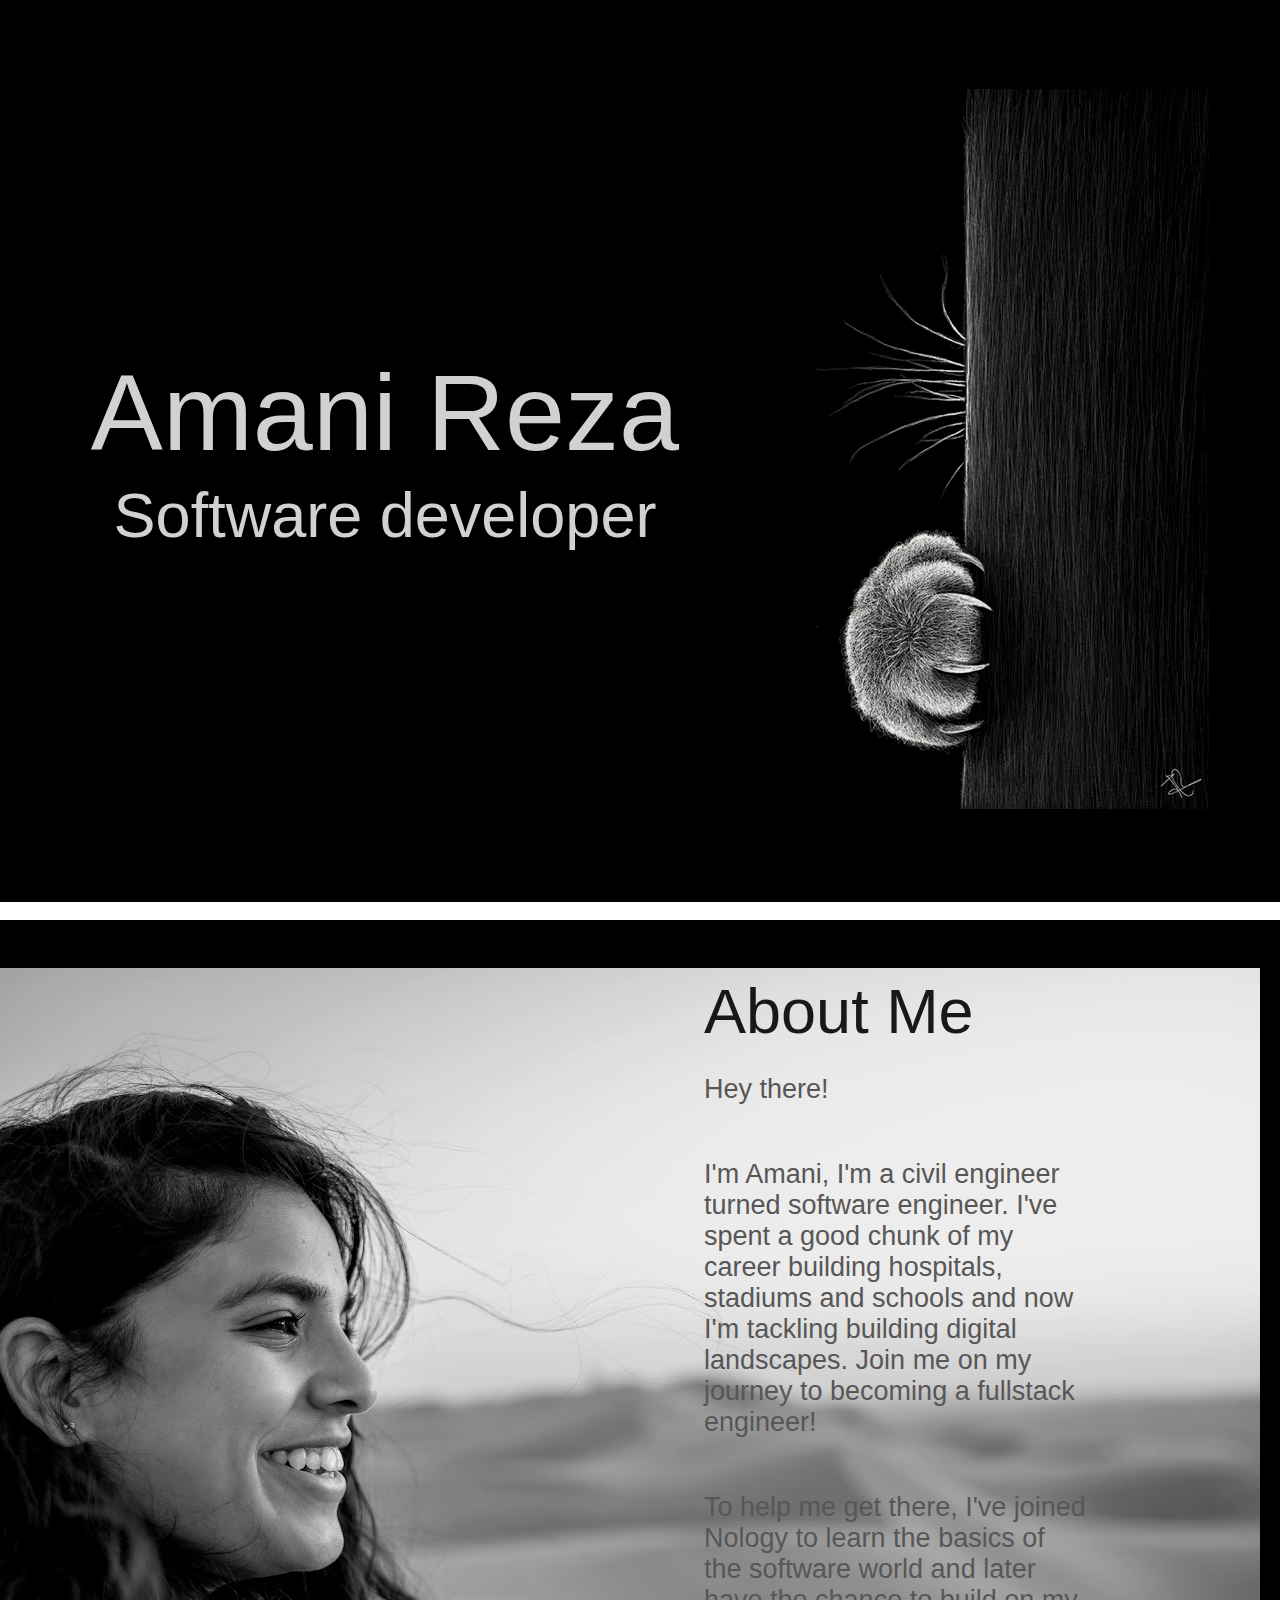
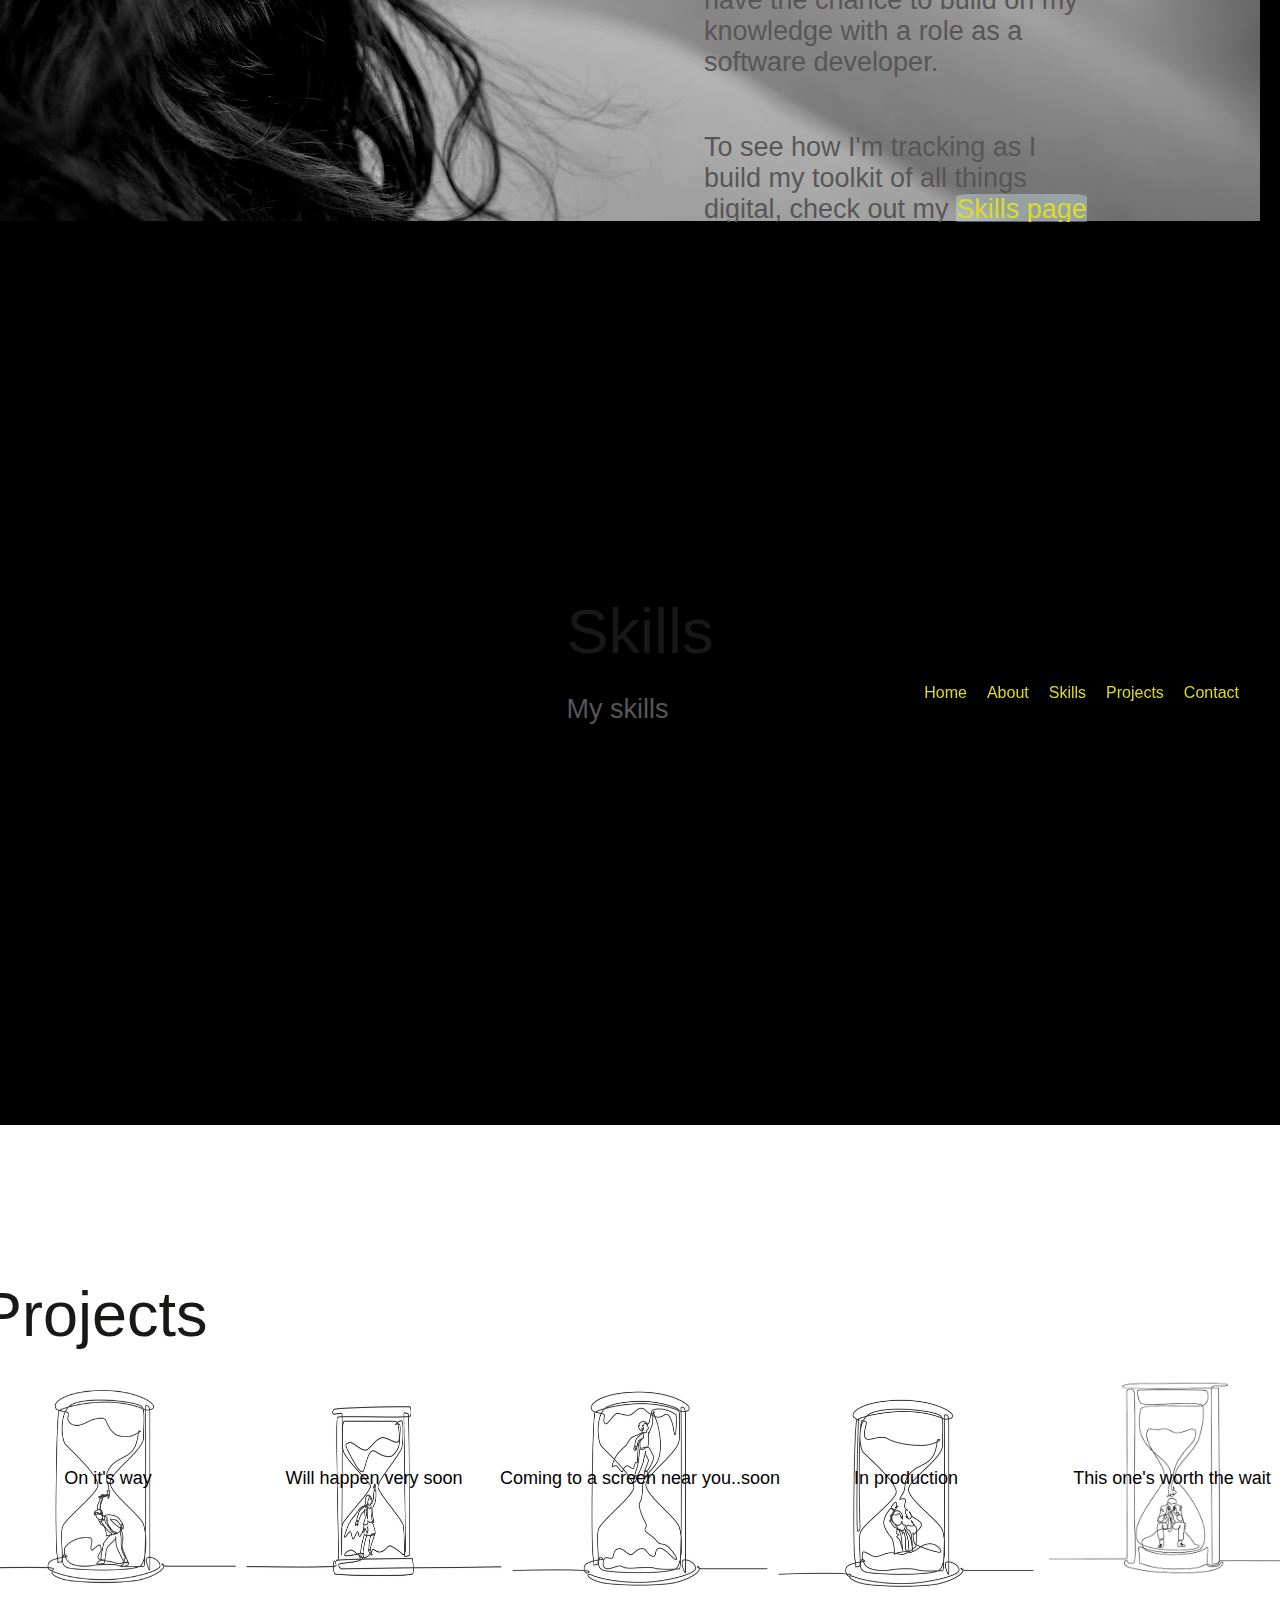
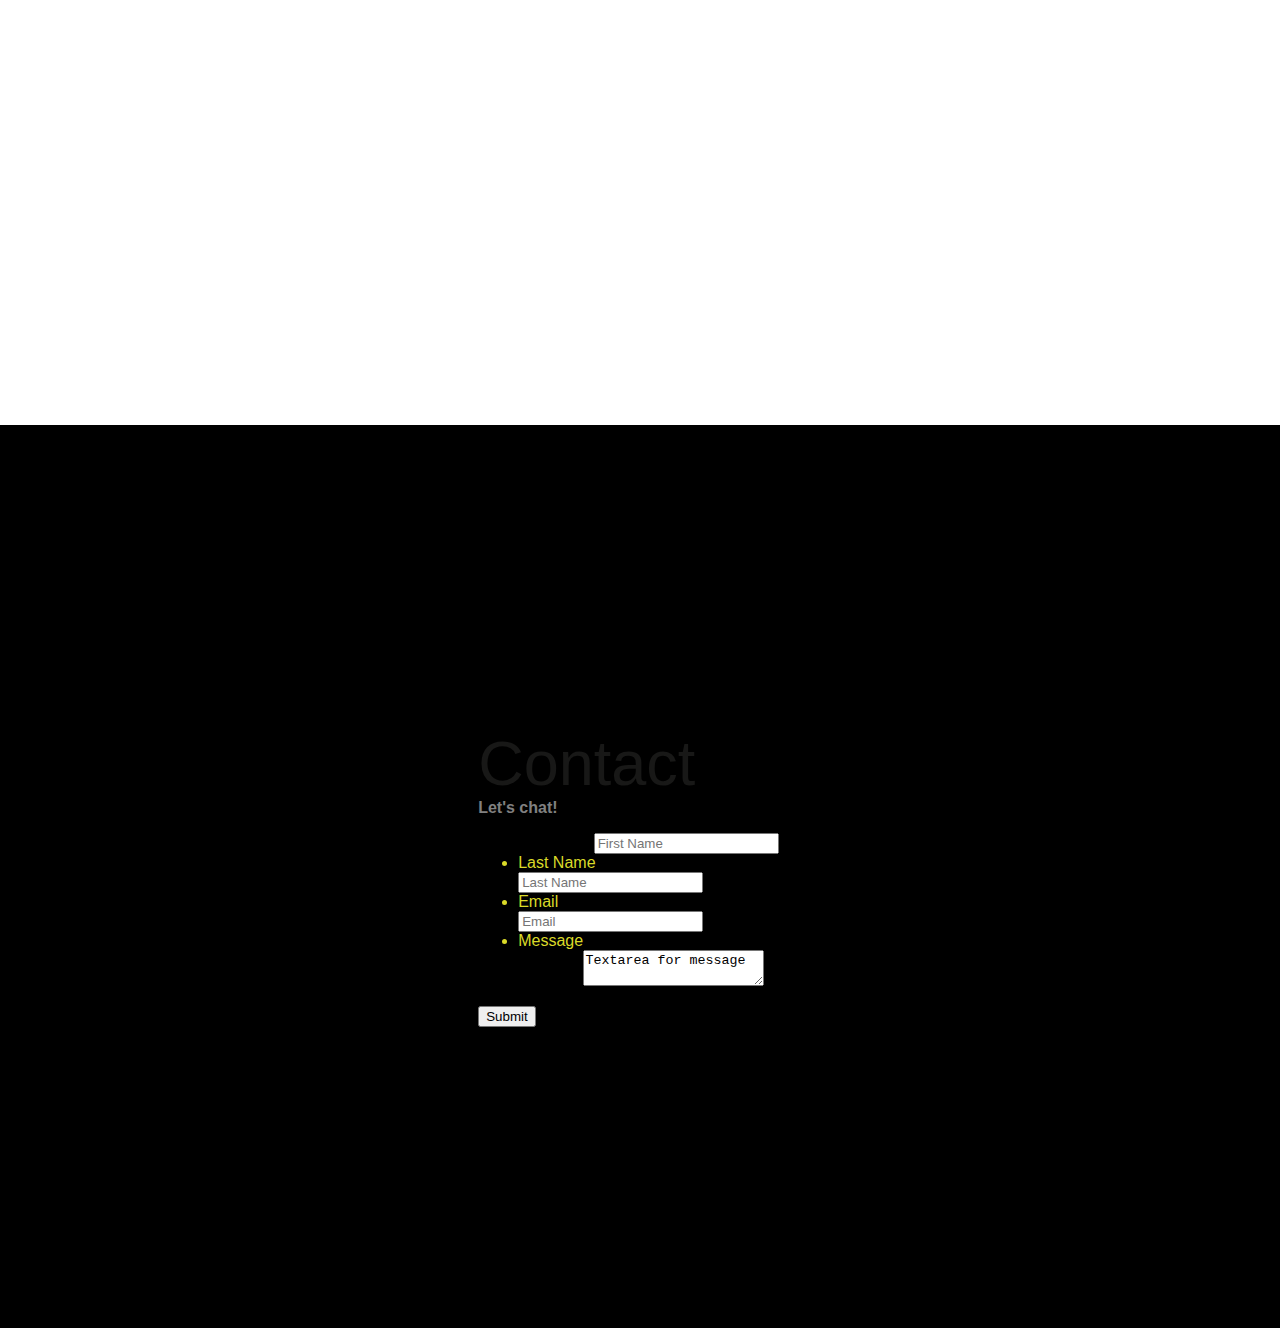
<file: landing-page/index.html>
<!DOCTYPE html>
<html lang="en">
    <head>
        <meta charset="UTF-8" />
        <meta http-equiv="X-UA-Compatible" content="IE=edge" />
        <meta name="viewport" content="width=device-width, initial-scale=1.0" />
        <link rel="stylesheet" href="css/index.css" />
        <link
            href="https://fonts.googleapis.com/css2?family=Nanum+Gothic:wght@800&family=Quicksand:wght@300&display=swap"
            rel="stylesheet"
        />

        <title>Amani Choudhury Portfolio</title>
    </head>

    <body>
        <div>
            <nav class="navbar">
                <ul class="navbar__list">
                    <li class="navbar__list navbar__list--item">
                        <a href="#jump_home" class="navbar__list--link">Home</a>
                    </li>
                    <li class="navbar__list navbar__list--item">
                        <a href="#jump_about" class="navbar__list--link"
                            >About</a
                        >
                    </li>
                    <li class="navbar__list navbar__list--item">
                        <a href="#jump_skills" class="navbar__list--link"
                            >Skills</a
                        >
                    </li>
                    <li class="navbar__list navbar__list--item">
                        <a href="#jump_projects" class="navbar__list--link"
                            >Projects</a
                        >
                    </li>
                    <li class="navbar__list navbar__list--item">
                        <a href="#jump_contact" class="navbar__list--link"
                            >Contact</a
                        >
                    </li>
                </ul>
            </nav>
        </div>
        <div class="container">
            <!-- Intro -->
            <div class="content content--intro" id="jump_home">
                <section>
                    <div class="home">
                        <div class="home__title">
                            <h1>Amani Reza</h1>
                            <h2>Software developer</h2>
                        </div>
                        <div>
                            <img src="css/images/jc-cat-paw.png" alt="" />
                        </div>
                    </div>
                </section>
            </div>
            <br />

            <!-- divider -->
            <div class="divider"></div>

            <div class="content content--about" id="jump_about">
                <!-- about me -->
                <div class="about">
                    <div class="about__image"></div>
                    <div class="about__description">
                        <br />
                        <br />
                        <br />
                        <h3>About Me</h3>
                        <p>Hey there!</p>
                        <p>
                            I'm Amani, I'm a civil engineer turned software
                            engineer. I've spent a good chunk of my career
                            building hospitals, stadiums and schools and now I'm
                            tackling building digital landscapes. Join me on my
                            journey to becoming a fullstack engineer!
                        </p>
                        <p>
                            To help me get there, I've joined Nology to learn
                            the basics of the software world and later have the
                            chance to build on my knowledge with a role as a
                            software developer.
                        </p>
                        <p>
                            To see how I'm tracking as I build my toolkit of all
                            things digital, check out my
                            <a href="#jump_skills">Skills page</a> or keep an
                            eye out for everything I build on my
                            <a href="#jump_projects">Projects page.</a>
                        </p>
                        <p>
                            In my free time I like to run triathlons, knit,
                            sleep and eat. I really enjoy watching animated
                            movies and hope through the power of coding I can
                            create my own animations soon. Watch this space for
                            more!
                        </p>
                    </div>
                </div>
            </div>
            <!-- divider -->
            <div class="divider"></div>

            <div class="content content--skills" id="jump_skills">
                <section>
                    <!-- skills -->
                    <!-- scales -->
                    <h3 id="jump_skills">Skills</h3>
                    <p>My skills</p>
                </section>
            </div>
            <!-- divider -->
            <div class="divider"></div>

            <div class="content content--projects" id="jump_projects">
                <section>
                    <!-- projects -->
                    <!-- grid format -->
                    <!-- sortable by language/format -->
                    <h3 id="jump_projects">Projects</h3>

                    <div class="projects__grid">
                        <div id="project-1" class="projects__grid--item">
                            <a href="#">On it's way</a>
                        </div>
                        <div id="project-2" class="projects__grid--item">
                            <a href="#">Will happen very soon</a>
                        </div>
                        <div id="project-3" class="projects__grid--item">
                            <a href="#">Coming to a screen near you..soon</a>
                        </div>
                        <div id="project-4" class="projects__grid--item">
                            <a href="#">In production</a>
                        </div>
                        <div id="project-5" class="projects__grid--item">
                            <a href="#">This one's worth the wait</a>
                        </div>
                    </div>
                </section>
            </div>
            <!-- divider -->
            <div class="divider"></div>
            <div class="content content--contact" id="jump_contact">
                <section>
                    <!-- contact -->
                    <h3 id="jump_contact">Contact</h3>
                    <h4>Let's chat!</h4>
                    <ul>
                        <label for="firstName">First Name</label>
                        <input placeholder="First Name" />aq0
                        <li>Last Name</li>
                        <input placeholder="Last Name" />
                        <li>Email</li>
                        <input placeholder="Email" />
                        <li>Message</li>
                        <label for="message">Message:</label>
                        <textarea placeholder="Your message here">
Textarea for message </textarea
                        >
                    </ul>
                    <button>Submit</button>
                </section>
            </div>
        </div>
    </body>
</html>

<!-- To do -->
<!-- Make an About Me page -->
<!-- Make a tech stacks and skills page -->
<!-- Make a Projects page -->
<!-- Make a Contact page -->
</file>
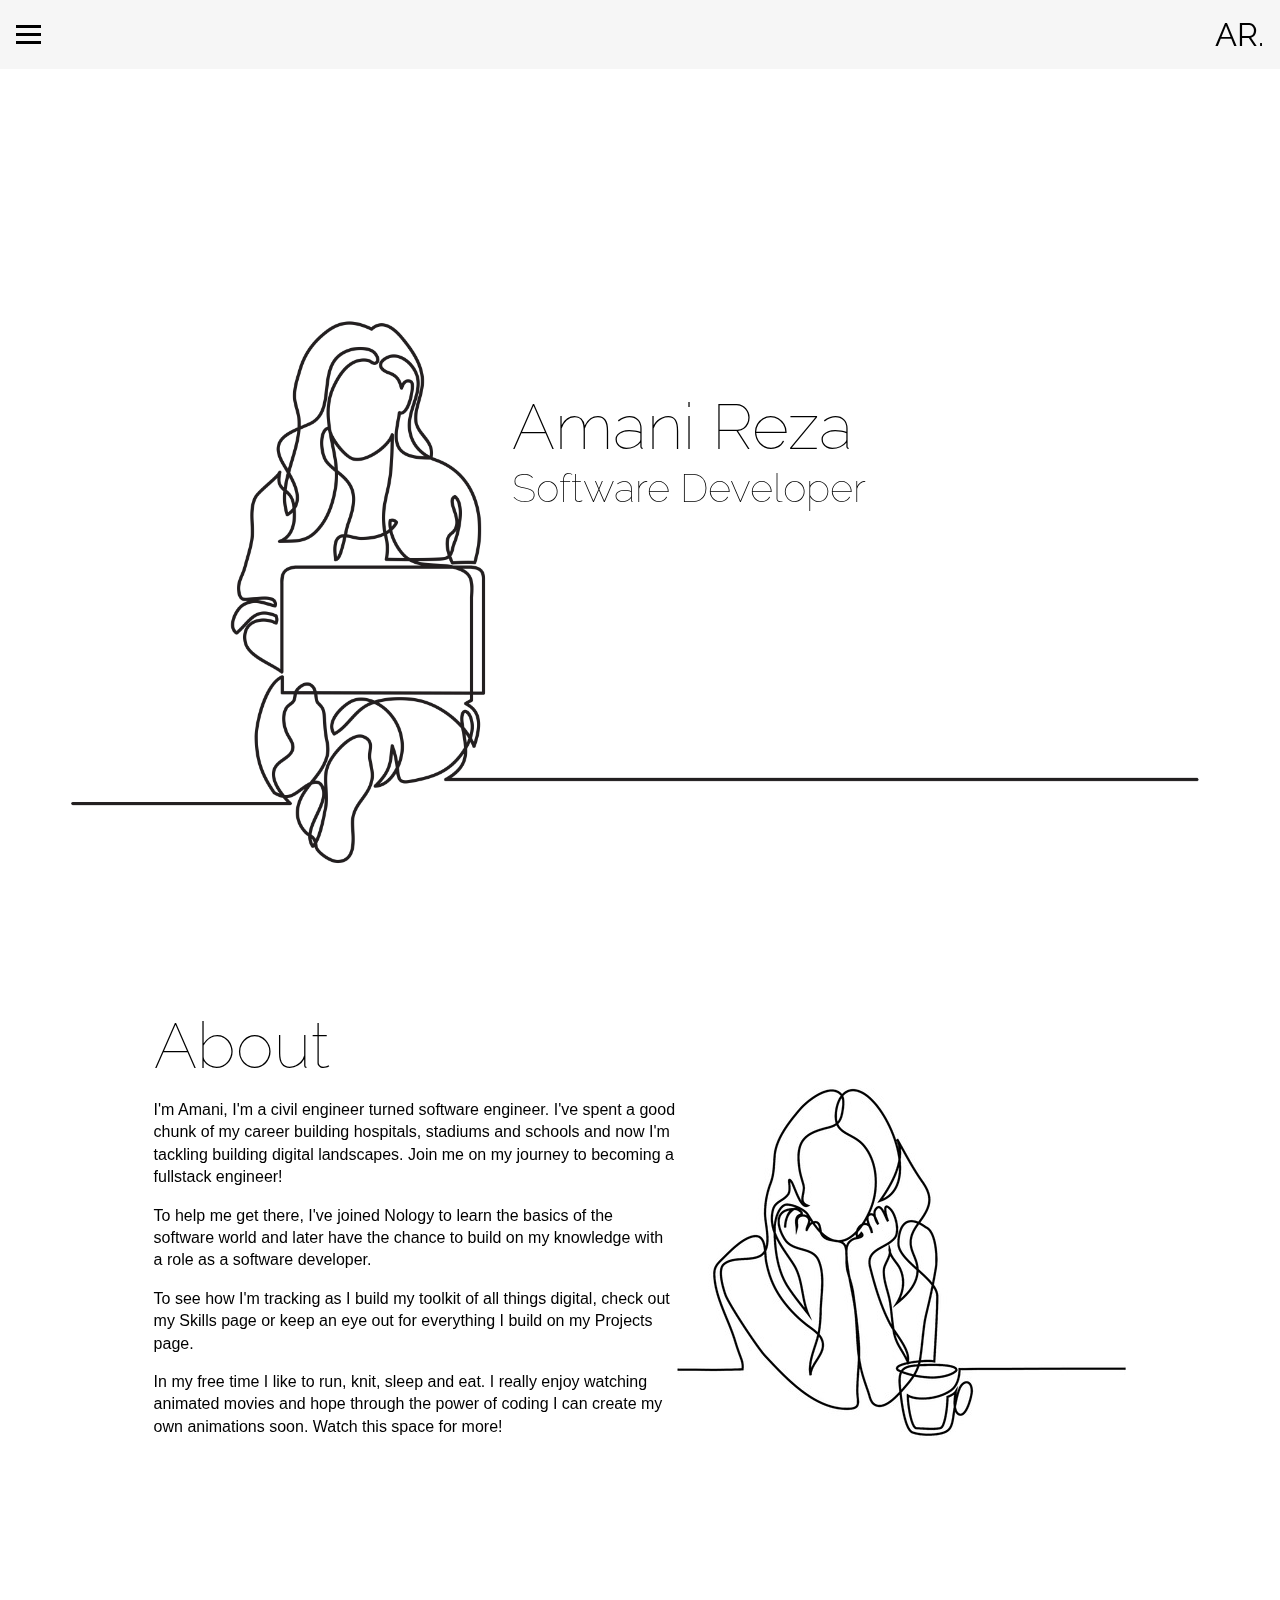
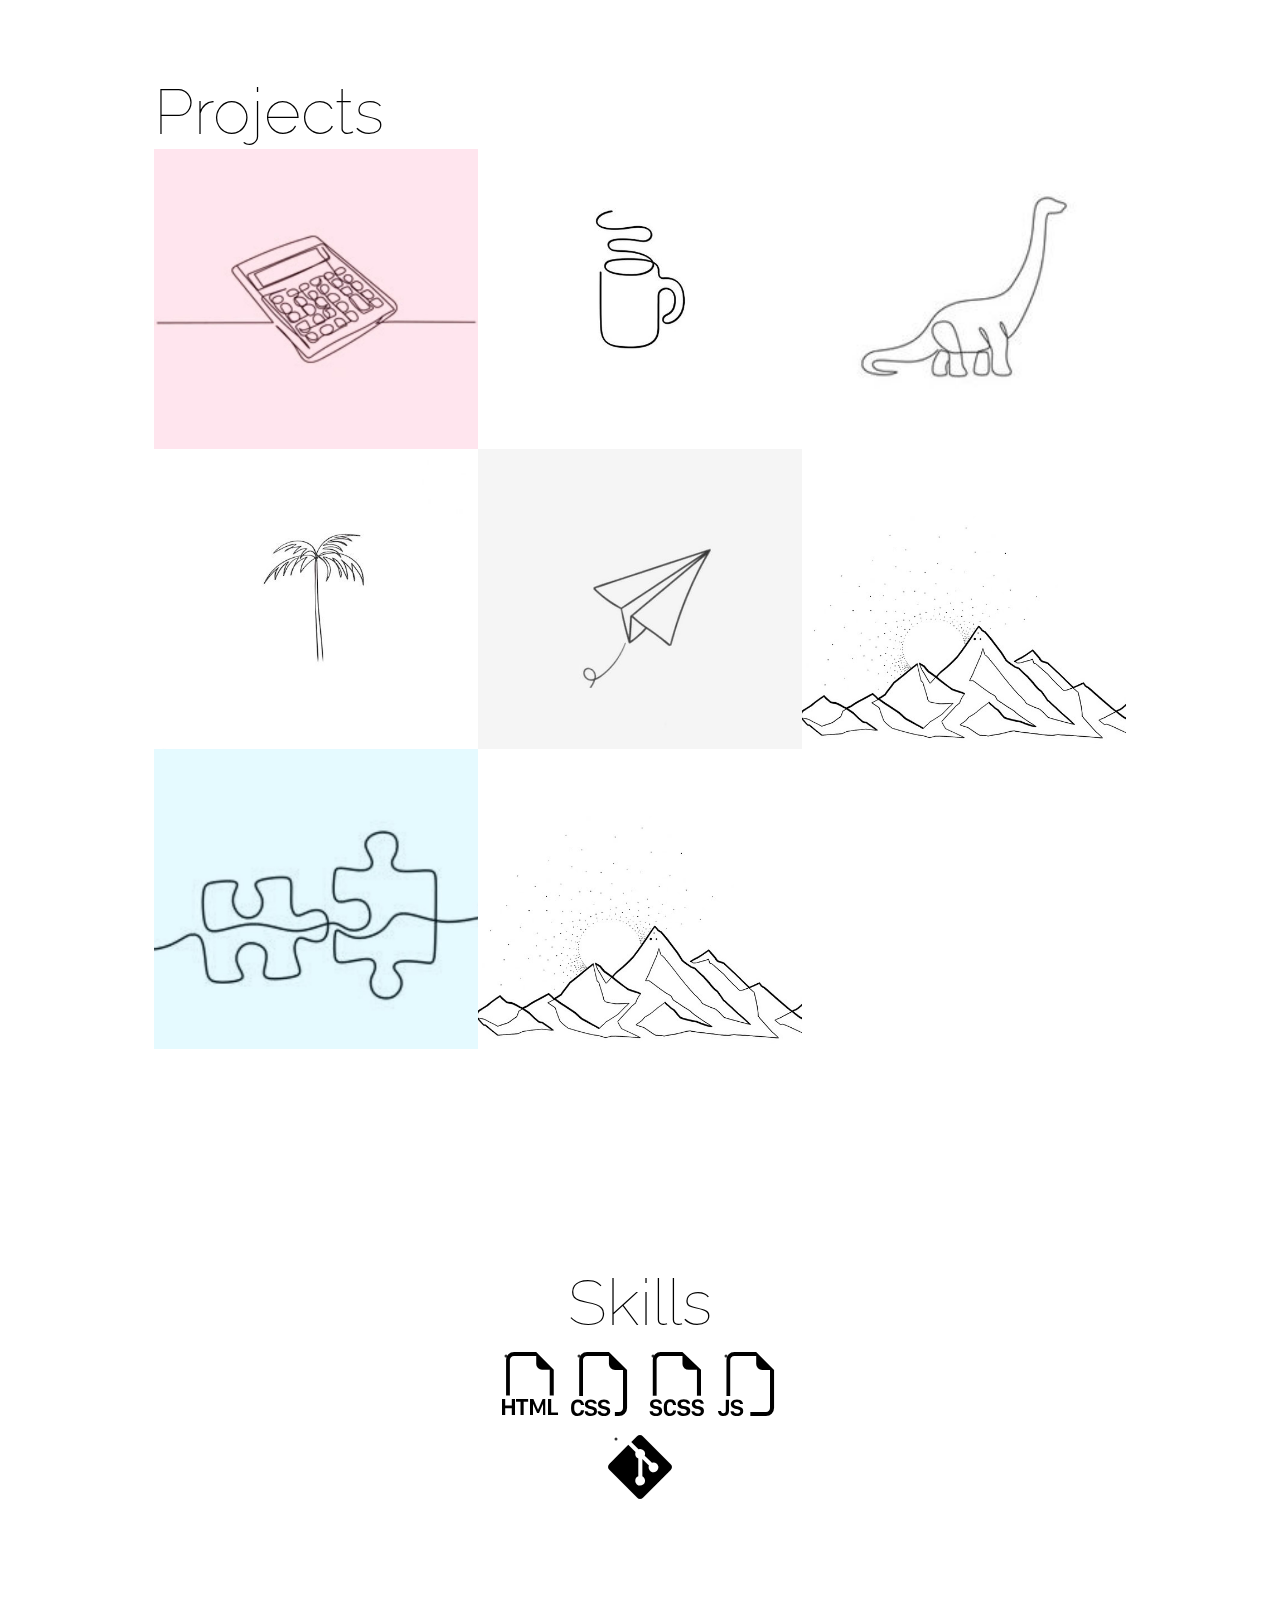
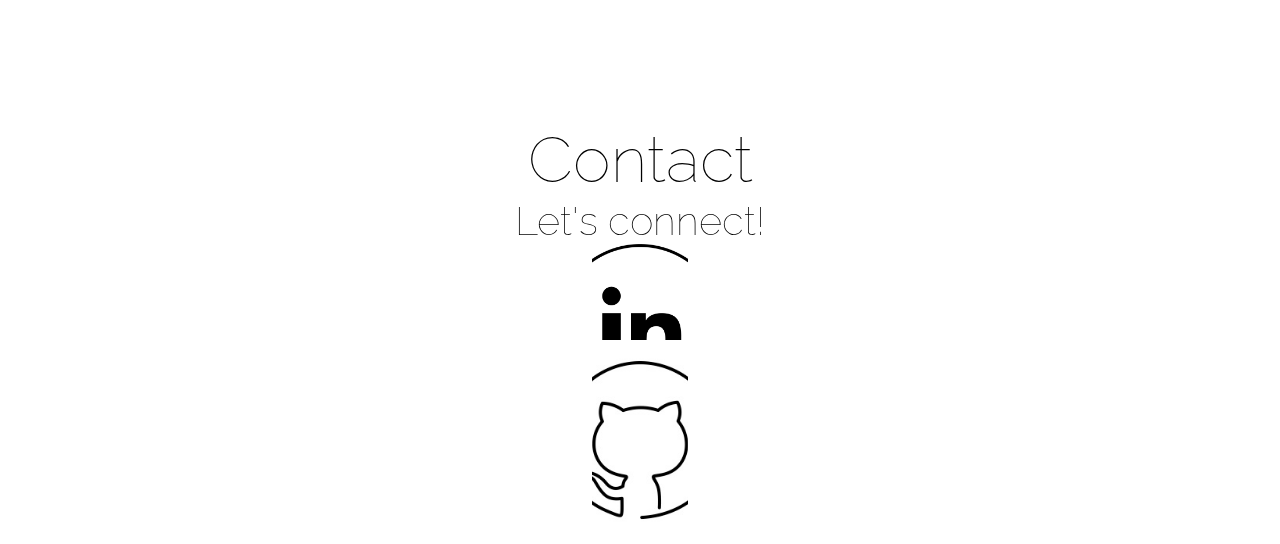
<file: portfolio-version-1/index.html>
<!DOCTYPE html>
<html lang="en">
	<head>
		<meta charset="UTF-8" />
		<meta http-equiv="X-UA-Compatible" content="IE=edge" />
		<meta name="viewport" content="width=device-width, initial-scale=1.0" />
		<link rel="stylesheet" href="./css/index.css" />

		<link
			href="https://fonts.googleapis.com/css2?family=Raleway:wght@300;700&display=swap"
			rel="stylesheet"
		/>
		<link
			rel="stylesheet"
			href="https://cdn.jsdelivr.net/npm/bootstrap-icons@1.8.1/font/bootstrap-icons.css"
		/>
		<script src="script.js" defer></script>

		<title>Amani Portfolio</title>
	</head>

	<body>
		<header>
			<nav class="navbar">
				<div class="hamburger">
					<span class="bar"></span>
					<span class="bar"></span>
					<span class="bar"></span>
				</div>

				<ul class="nav-menu">
					<li class="nav-item">
						<a href="#jump_home" class="nav-link">Home</a>
					</li>
					<li class="nav-item">
						<a href="#jump_about" class="nav-link">About</a>
					</li>
					<li class="nav-item">
						<a href="#jump_projects" class="nav-link">Projects</a>
					</li>
					<li class="nav-item">
						<a href="#jump_skills" class="nav-link">Skills</a>
					</li>
					<li class="nav-item">
						<a href="#jump_contact" class="nav-link">Contact</a>
					</li>
				</ul>
				<div>
					<a href="#jump_home" class="nav-branding">AR.</a>
				</div>
			</nav>
		</header>

		<div class="container">
			<div class="titlePage" id="jump_home">
				<h1 id="title-name">Amani Reza</h1>
				<h3 id="title-role">Software Developer</h3>
			</div>

			<div id="jump_about" class="content content--about">
				<div>
					<h1>About</h1>
					<p>
						I'm Amani, I'm a civil engineer turned software
						engineer. I've spent a good chunk of my career building
						hospitals, stadiums and schools and now I'm tackling
						building digital landscapes. Join me on my journey to
						becoming a fullstack engineer!
					</p>
					<p>
						To help me get there, I've joined Nology to learn the
						basics of the software world and later have the chance
						to build on my knowledge with a role as a software
						developer.
					</p>
					<p>
						To see how I'm tracking as I build my toolkit of all
						things digital, check out my Skills page or keep an eye
						out for everything I build on my Projects page.
					</p>
					<p>
						In my free time I like to run, knit, sleep and eat. I
						really enjoy watching animated movies and hope through
						the power of coding I can create my own animations soon.
						Watch this space for more!
					</p>
				</div>
				<img src="./css/images/woman-tea.jpeg" alt="" />
			</div>

			<!-- Hover Effect Grid-->
			<div id="jump_projects" class="content">
				<h1>Projects</h1>
				<ul class="grid">
					<li>
						<a href="#jump_projects">
							<img src="css/images/calculator.jpg" alt="" />
							<span class="description">Basic Calculator</span></a
						>
					</li>
					<li>
						<a href="#jump_projects">
							<img
								src="css/images/project-images/coffee.jpeg"
								alt=""
							/>
							<span class="description">Project</span></a
						>
					</li>
					<li>
						<a href="#jump_projects">
							<img
								src="css/images/project-images/dino.jpeg"
								alt=""
							/>
							<span class="description">Project</span></a
						>
					</li>
					<li>
						<a href="#jump_projects">
							<img
								src="css/images/project-images/palm.jpeg"
								alt=""
							/>
							<span class="description">Project</span></a
						>
					</li>
					<li>
						<a href="#jump_projects">
							<img
								src="css/images/project-images/plane.jpeg"
								alt=""
							/>
							<span class="description">Project</span></a
						>
					</li>
					<li>
						<a href="#jump_projects">
							<img src="css/images/line-mountain.jpeg" alt="" />
							<span class="description">Project</span></a
						>
					</li>
					<li>
						<a href="#jump_projects">
							<img src="css/images/puzzle.jpeg" alt="" />
							<span class="description">Project</span></a
						>
					</li>
					<li>
						<a href="#jump_projects">
							<img src="css/images/line-mountain.jpeg" alt="" />
							<span class="description">Project</span></a
						>
					</li>
				</ul>
			</div>

			<!-- change skills to icons -->
			<div id="jump_skills" class="content content--skills">
				<h1>Skills</h1>
				<div class="icons">
					<h1><i class="bi bi-filetype-html"></i></h1>
					<h1><i class="bi bi-filetype-css"></i></h1>
					<h1><i class="bi bi-filetype-scss"></i></h1>
					<h1><i class="bi bi-filetype-js"></i></h1>
					<h1><i class="bi bi-git"></i></h1>
				</div>
			</div>

			<div id="jump_contact" class="content content--contact">
				<h1>Contact</h1>
				<h3>Let's connect!</h3>
				<a href="https://www.linkedin.com/in/amani-choudhury/">
					<img
						id="linkedIn"
						alt="LinkedIn/amani-choudhury"
						src="./css/images/linkedin.jpeg"
				/></a>
				<a href="https://github.com/amanireza">
					<img
						id="github"
						alt="github/amani-reza"
						src="./css/images/github.jpeg"
				/></a>
			</div>
		</div>
	</body>
</html>

<!-- TO DO -->
<!--
  1. Use JS to create pop up project screens
  2. Use JS to toggle to night mode 
  3. add a timeline in the About me section

-->
</file>
<file: landing-page/css/index.css>
body {
  display: flex;
  margin: 0;
}

h1 {
  font-family: "Unica One", sans-serif;
  color: #d1d1cf;
  margin: 0;
  font-size: 12vh;
  font-weight: 500;
  line-height: 1.2;
}

h2 {
  font-family: "Unica One", sans-serif;
  color: #d1d1cf;
  margin: 0;
  font-size: 7vh;
  font-weight: 300;
  line-height: 1.2;
}

h3 {
  font-family: "Unica One", sans-serif;
  color: #181817;
  font-weight: 500;
  font-size: 7vh;
  margin: 0;
}

h4,
h5,
h6 {
  font-family: "Unica One", sans-serif;
  color: grey;
  margin: 0;
}

p {
  font-family: "Unica One", sans-serif;
  color: #585656;
  text-decoration: none;
  font-size: 3vh;
}

a {
  font-family: "Unica One", sans-serif;
  color: #dada28;
  text-decoration: none;
}

li {
  font-family: "Unica One", sans-serif;
  color: #dada28;
  text-decoration: none;
  font-style: none;
}

.display-7, .display-6, .display-5, .display-4, .display-3, .display-2, .display-1 {
  font-weight: 300;
  line-height: 1;
}

.display-1 {
  font-size: 5.5rem;
}

.display-2 {
  font-size: 5.5rem;
}

.display-3 {
  font-size: 4.5rem;
}

.display-4 {
  font-size: 3.5rem;
}

.display-5 {
  font-size: 2.5rem;
}

.display-6 {
  font-size: 1.5rem;
}

.display-7 {
  font-size: 1rem;
}

.navbar {
  padding: 0;
  margin: 0;
  width: 100vw;
  position: fixed;
  /* To make the navbar sticky, even while scrolling */
  overflow: auto;
  /* allows scrolling if the side nav has too much content */
}
.navbar__list {
  list-style: none;
  margin: 0;
  padding: 10px;
  display: flex;
  flex-direction: row;
  justify-content: space-around;
  justify-content: flex-end;
}
.navbar__list--item {
  color: #dada28;
}
.navbar__list--item:hover {
  cursor: pointer;
  background-color: #e48f73;
  background: linear-gradient(315deg, #d1cbca 0%, #a19c98 74%);
  border-radius: 50px;
  /*
  background-color: map-get(palette.$colors, "tertiary");
  */
  display: flex;
  justify-content: center;
  align-items: center;
}

/*--------------Hover effect mixin-------------------*/
:root {
  --offset: 1rem;
}

body {
  margin: 0;
  padding: 0;
  display: flex;
  justify-content: center;
  align-items: center;
}

.container {
  display: flex;
  flex-direction: column;
  justify-content: center;
}

.content {
  border: 1px solid black;
  height: 100vh;
  display: flex;
  justify-content: center;
  align-items: center;
  padding: 0vh;
  background-color: black;
}
.content--intro {
  justify-content: center;
  align-items: center;
  padding: 0;
}
.content--about {
  justify-content: center;
  align-items: center;
  padding: 0;
  background-image: url("images/amani_bw.jpeg");
  background-repeat: no-repeat;
  background-size: 100vw;
  background-position: left bottom;
}
.content--projects {
  background-color: white;
}

/* ----------- Home ----------- */
.home {
  display: flex;
  justify-content: center;
  align-items: center;
  text-align: center;
  margin: 0;
}
.home__title {
  margin: 20px;
  font-weight: bolder;
}

/* ----------- About Me --------- */
.about {
  display: flex;
  justify-content: space-between;
  align-items: center;
}
.about__description {
  display: flex;
  flex-direction: column;
  width: 30vw;
  height: 100vh;
}
.about__description p a {
  background-color: rgba(207, 233, 241, 0.397);
  background-size: 20px;
  border-radius: 10%;
}
.about__image {
  height: 100vh;
  width: 40vw;
}

/* ----------- Projects --------- */
.projects {
  display: grid;
}
.projects__grid {
  display: grid;
  justify-content: stretch;
  grid-template-columns: repeat(5, 20vw);
  grid-template-rows: repeat(2, 20vw);
  grid-template-areas: "project-1 project-2 project-3 project-4 project-5";
  left: 0;
  grid-gap: 10px;
  margin: 0;
  padding: 0;
}
.projects__grid--item {
  color: white;
  display: flex;
  justify-content: center;
  align-items: center;
  object-fit: contain;
  background-size: 20vw 20vw;
  background-repeat: no-repeat;
  background-position: bottom center;
  font-size: 2vh;
  font-weight: 300;
}
.projects__grid--item a {
  color: black;
  position: absolute;
}
.projects__grid--item a:hover {
  background-color: rgba(0, 0, 0, 0.705);
  width: 20vw;
  height: 20vw;
  color: white;
}
.projects__grida:hover {
  cursor: pointer;
  background-color: black;
}

#project-1 {
  grid-area: project-1;
  background-image: url("images/project-images/hourglass-1.webp");
}

#project-2 {
  grid-area: project-2;
  background-image: url("images/project-images/hourglass-2.jpeg");
}

#project-3 {
  grid-area: project-3;
  background-image: url("images/project-images/hourglass-3.jpeg");
}

#project-4 {
  grid-area: project-4;
  background-image: url("images/project-images/hourglass-4.jpeg");
}

#project-5 {
  grid-area: project-5;
  background-image: url("images/project-images/hourglass-5.jpeg");
}
</file>
<file: portfolio-version-1/css/index.css>
* {
  padding: 0;
  margin: 0;
}

body {
  display: flex;
  margin: 0;
  padding: 0;
}

.titlePage {
  margin: 0;
  padding: 0;
  width: 100vw;
  height: 100vh;
  display: flex;
  flex-direction: column;
  text-align: left;
  justify-content: center;
  background-image: url("./images/laptop-lady.jpeg");
  background-repeat: no-repeat;
  background-position: bottom;
}

#title-name {
  margin-left: 20rem;
}

#title-role {
  margin-left: 20rem;
}

.content {
  margin: 0;
  padding: 12vh 12vw;
}
.content--about {
  display: flex;
}
.content--about p {
  margin: 1rem 0;
}
.content--about img {
  justify-content: right;
  justify-content: center;
  align-items: center;
}
.content--contact {
  display: flex;
  flex-direction: column;
  align-items: center;
}
.content--contact a {
  align-content: center;
  width: 6rem;
  height: 6rem;
}
.content--skills {
  display: flex;
  flex-direction: column;
  justify-content: center;
  align-items: center;
}

.icons {
  display: flex;
  flex-direction: row;
  flex-wrap: wrap;
  align-items: center;
  justify-content: center;
  margin: 0;
  padding: 0;
  gap: 3%;
  height: 15%;
}

#linkedIn {
  width: 170px;
  height: 170px;
}
#linkedIn a:hover {
  cursor: pointer;
  background-color: green;
  size: 200%;
}

#github {
  width: 200px;
  height: 200px;
}
#github a:hover {
  cursor: pointer;
  background-color: green;
  size: 200%;
}

.skills {
  margin: 0%;
  padding: 0;
  display: flex;
  flex-wrap: wrap;
  flex-direction: row;
  justify-content: center;
  align-items: center;
  text-align: center;
  gap: 30%;
  width: 100vw;
  justify-content: space-between;
}

.bi {
  content: "";
  vertical-align: -0.125em;
  background-image: url("data:image/svg+xml,<svg viewBox='0 0 16 16' fill='%23333' xmlns='http://www.w3.org/2000/svg'><path fill-rule='evenodd' d='M8 9.5a1.5 1.5 0 1 0 0-3 1.5 1.5 0 0 0 0 3z' clip-rule='evenodd'/></svg>");
  background-repeat: no-repeat;
  background-size: 1rem 1rem;
  color: black;
}

h1 {
  font-family: "Raleway", sans-serif;
  font-size: 400%;
  font-weight: 100;
}

h3 {
  font-family: "Raleway", sans-serif;
  font-size: 250%;
  font-weight: 100;
}

p {
  font-family: Arial, Helvetica, sans-serif;
  font-size: 100%;
}

.grid--project {
  font-family: "Raleway", sans-serif;
  font-size: 150%;
  display: flex;
  justify-content: center;
  align-items: center;
}

li {
  list-style: none;
  text-decoration: none;
  font-family: Arial, Helvetica, sans-serif;
  font-size: 150%;
}

* {
  padding: 0;
  margin: 0;
  box-sizing: border-box;
}

li {
  list-style: none;
}

a {
  color: black;
  text-decoration: none;
}

.navbar {
  width: 100%;
  display: flex;
  justify-content: space-between;
  align-items: center;
  padding: 1rem 1rem;
  position: fixed;
  background-color: rgba(245, 245, 245, 0.9);
}

.nav-menu {
  display: flex;
  flex-direction: column;
  align-items: center;
  text-align: center;
  gap: 0;
  position: fixed;
  left: -100%;
  transition: 0.3s;
  background-color: rgba(245, 245, 245, 0.9);
}

.nav-branding {
  font-size: 2rem;
  font-family: "Raleway", sans-serif;
}

.nav-link {
  transition: 0.7s ease;
}

.nav-link:hover {
  color: lightblue;
}

.hamburger {
  display: block;
  cursor: pointer;
}

.bar {
  display: block;
  width: 25px;
  height: 3px;
  margin: 5px auto;
  -webkit-transition: all 0.3s ease-in-out;
  transition: all 0.3s ease-in-out;
  background-color: black;
}

.nav-menu.active {
  left: 0;
  height: 100%;
}

/*
1. navbar 
2. front page 
3. about 
4. projects 
5. skills
6. contact 

*/
@media only screen and (max-width: 360px) {
  .navbar {
    min-height: 70px;
  }

  .hamburger.active .bar:nth-child(2) {
    opacity: 0;
  }

  .hamburger.active .bar:nth-child(1) {
    transform: translateY(8px) rotate(45deg);
  }

  .hamburger.active .bar:nth-child(3) {
    transform: translateY(-8px) rotate(-45deg);
  }

  .nav-menu {
    top: 70px;
    width: 50%;
  }

  .nav-item {
    margin: 20px 0;
  }

  .titlePage {
    background-size: 100%;
    align-items: center;
    text-align: center;
  }

  #title-name {
    margin-left: 0;
    font-size: 250%;
  }

  #title-role {
    margin-left: 0;
    font-size: 150%;
  }

  h1 {
    font-size: 250%;
  }

  h3 {
    font-size: 150%;
  }

  .content--about {
    flex-wrap: wrap;
  }
  .content--about img {
    height: 20%;
  }

  #linkedIn {
    width: 5rem;
    height: 5rem;
  }

  #github {
    width: 6rem;
    height: 6rem;
  }
}
@media only screen and (min-width: 361px) and (max-width: 820px) {
  .navbar {
    padding: 2rem, 2rem;
  }

  .hamburger.active .bar:nth-child(2) {
    opacity: 0;
  }

  .hamburger.active .bar:nth-child(1) {
    transform: translateY(8px) rotate(45deg);
  }

  .hamburger.active .bar:nth-child(3) {
    transform: translateY(-8px) rotate(-45deg);
  }

  .nav-menu {
    top: 100px;
    width: 30%;
  }

  .nav-item {
    margin: 16px 0;
  }

  .titlePage {
    background-size: 100%;
    align-items: center;
    text-align: center;
  }

  #title-name {
    margin-left: 0vw;
  }

  #title-role {
    margin-left: 0vw;
  }

  .content--about {
    flex-wrap: wrap;
  }
  .content--about img {
    height: 20%;
  }
}
@media only screen and (min-width: 821px) and (max-width: 1024px) {
  .navbar {
    padding: 3rem, 3rem;
  }

  .hamburger.active .bar:nth-child(2) {
    opacity: 0;
  }

  .hamburger.active .bar:nth-child(1) {
    transform: translateY(8px) rotate(45deg);
  }

  .hamburger.active .bar:nth-child(3) {
    transform: translateY(-8px) rotate(-45deg);
  }

  .nav-menu {
    top: 70px;
    width: 25%;
  }

  .nav-item {
    margin: 16px 0;
  }

  .titlePage {
    background-size: 100vw;
    align-items: flex-start;
  }

  #title-name {
    margin-left: 40vw;
  }

  #title-role {
    margin-left: 40vw;
  }

  .content--about img {
    width: 40vw;
  }
}
@media only screen and (min-width: 1025px) {
  .navbar {
    padding: 3rem, 3rem;
  }

  .hamburger.active .bar:nth-child(2) {
    opacity: 0;
  }

  .hamburger.active .bar:nth-child(1) {
    transform: translateY(8px) rotate(45deg);
  }

  .hamburger.active .bar:nth-child(3) {
    transform: translateY(-8px) rotate(-45deg);
  }

  .nav-menu {
    top: 70px;
    width: 25%;
  }

  .nav-item {
    margin: 16px 0;
  }

  .titlePage {
    background-size: 100vw;
    align-items: flex-start;
  }

  #title-name {
    margin-left: 40vw;
  }

  #title-role {
    margin-left: 40vw;
  }

  .content--about img {
    height: 70%;
  }
}
:root {
  --offset: 1rem;
}

*, *:before, *:after {
  box-sizing: border-box;
}

@media (min-width: 40em) {
  .grid {
    display: grid;
    grid-template-columns: 1fr 3fr;
  }
}
img,
a {
  display: block;
  height: 100%;
}

img {
  max-width: 100%;
  width: 100%;
  object-fit: cover;
  border: 0px solid white;
}

.grid {
  display: grid;
  grid-gap: 0;
  overflow: hidden;
  list-style: none;
  margin: 0;
  padding: 0;
  height: 100vh;
}
.grid li {
  position: relative;
}
.grid li:hover ~ li:last-child:after,
.grid li:last-child:hover:after,
.grid li:hover ~ li:last-child:before,
.grid li:last-child:hover:before {
  opacity: 1;
  transition: 1s ease;
}
.grid li:last-child:after,
.grid li:last-child:before {
  content: "";
  position: absolute;
  width: 100%;
  height: 100%;
  top: 0;
  pointer-events: none;
  clip-path: polygon(var(--offset) var(--offset), var(--offset) calc(100% - var(--offset)), calc(100% - var(--offset)) calc(100% - var(--offset)), calc(100% - var(--offset)) var(--offset));
  -webkit-clip-path: polygon(var(--offset) var(--offset), var(--offset) calc(100% - var(--offset)), calc(100% - var(--offset)) calc(100% - var(--offset)), calc(100% - var(--offset)) var(--offset));
  opacity: 0;
  transition: opacity 1s, transform 1s 1s, background-color 1s;
}
.grid li:last-child:after {
  mix-blend-mode: multiply;
  background: #aaafc3;
}
.grid li:last-child:before {
  backdrop-filter: grayscale(100%) blur(2px);
  -webkit-backdrop-filter: grayscale(100%) blur(2px);
}
.grid li:nth-child(1):hover ~ li:last-child:after {
  background: #8b8eaf;
}
.grid li:nth-child(2):hover ~ li:last-child:after {
  background: #b5a1b7;
}
.grid li:nth-child(3):hover ~ li:last-child:after {
  background: #aaafc3;
}
.grid li:nth-child(4):hover ~ li:last-child:after {
  background: #daa384;
}
.grid li:nth-child(5):hover ~ li:last-child:after {
  background: #A5D6A7;
}
.grid li:nth-child(6):hover ~ li:last-child:after {
  background: #bb8771;
}
.grid li:nth-child(7):hover ~ li:last-child:after {
  background: #95c3c9;
}
.grid li:last-child:hover:after {
  background: #ada484;
}

.grid {
  grid-template-columns: repeat(3, 1fr);
  grid-template-rows: repeat(3, 33.3333333333%);
}
.grid li:last-child:after,
.grid li:last-child:before {
  left: 100%;
  transform: translate3d(-100%, -100%, 0);
}
.grid li:nth-child(1):hover ~ li:last-child:after,
.grid li:nth-child(1):hover ~ li:last-child:before {
  transform: translate3d(-200%, -200%, 0);
}
.grid li:nth-child(2):hover ~ li:last-child:after,
.grid li:nth-child(2):hover ~ li:last-child:before {
  transform: translate3d(-100%, -200%, 0);
}
.grid li:nth-child(3):hover ~ li:last-child:after,
.grid li:nth-child(3):hover ~ li:last-child:before {
  transform: translate3d(0%, -200%, 0);
}
.grid li:nth-child(4):hover ~ li:last-child:after,
.grid li:nth-child(4):hover ~ li:last-child:before {
  transform: translate3d(-200%, -100%, 0);
}
.grid li:nth-child(5):hover ~ li:last-child:after,
.grid li:nth-child(5):hover ~ li:last-child:before {
  transform: translate3d(-100%, -100%, 0);
}
.grid li:nth-child(6):hover ~ li:last-child:after,
.grid li:nth-child(6):hover ~ li:last-child:before {
  transform: translate3d(0%, -100%, 0);
}
.grid li:nth-child(7):hover ~ li:last-child:after,
.grid li:nth-child(7):hover ~ li:last-child:before {
  transform: translate3d(-200%, 0%, 0);
}
.grid li:last-child:hover:after,
.grid li:last-child:hover:before {
  transform: translate3d(-100%, 0%, 0);
}

@media (max-width: 60em) {
  .grid {
    grid-template-columns: repeat(2, 1fr);
    grid-template-rows: repeat(4, 25%);
  }
  .grid li:last-child:after,
.grid li:last-child:before {
    left: 0%;
    transform: translate3d(-50%, -150%, 0);
  }
  .grid li:nth-child(1):hover ~ li:last-child:after,
.grid li:nth-child(1):hover ~ li:last-child:before {
    transform: translate3d(-100%, -300%, 0);
  }
  .grid li:nth-child(2):hover ~ li:last-child:after,
.grid li:nth-child(2):hover ~ li:last-child:before {
    transform: translate3d(0%, -300%, 0);
  }
  .grid li:nth-child(3):hover ~ li:last-child:after,
.grid li:nth-child(3):hover ~ li:last-child:before {
    transform: translate3d(-100%, -200%, 0);
  }
  .grid li:nth-child(4):hover ~ li:last-child:after,
.grid li:nth-child(4):hover ~ li:last-child:before {
    transform: translate3d(0%, -200%, 0);
  }
  .grid li:nth-child(5):hover ~ li:last-child:after,
.grid li:nth-child(5):hover ~ li:last-child:before {
    transform: translate3d(-100%, -100%, 0);
  }
  .grid li:nth-child(6):hover ~ li:last-child:after,
.grid li:nth-child(6):hover ~ li:last-child:before {
    transform: translate3d(0%, -100%, 0);
  }
  .grid li:nth-child(7):hover ~ li:last-child:after,
.grid li:nth-child(7):hover ~ li:last-child:before {
    transform: translate3d(-100%, 0%, 0);
  }
  .grid li:last-child:hover:after,
.grid li:last-child:hover:before {
    transform: translate3d(0%, 0%, 0);
  }

  :root {
    --offset: 0;
  }
}
.description {
  font-family: "Raleway", sans-serif;
  font-size: 1rem;
  position: absolute;
  display: block;
  right: 1rem;
  left: 1rem;
  text-align: center;
  top: 50%;
  width: 60px;
  margin: auto;
  color: white;
  z-index: 100;
  opacity: 0;
  transform: translate3d(0, -50%, 0);
  transition: 0.3s 0s;
}

li:hover .description {
  opacity: 1;
  transition: 0.6s 0.3s;
  text-align: center;
}

h1 {
  margin-top: 0;
}

p {
  line-height: 1.4;
}
</file>
